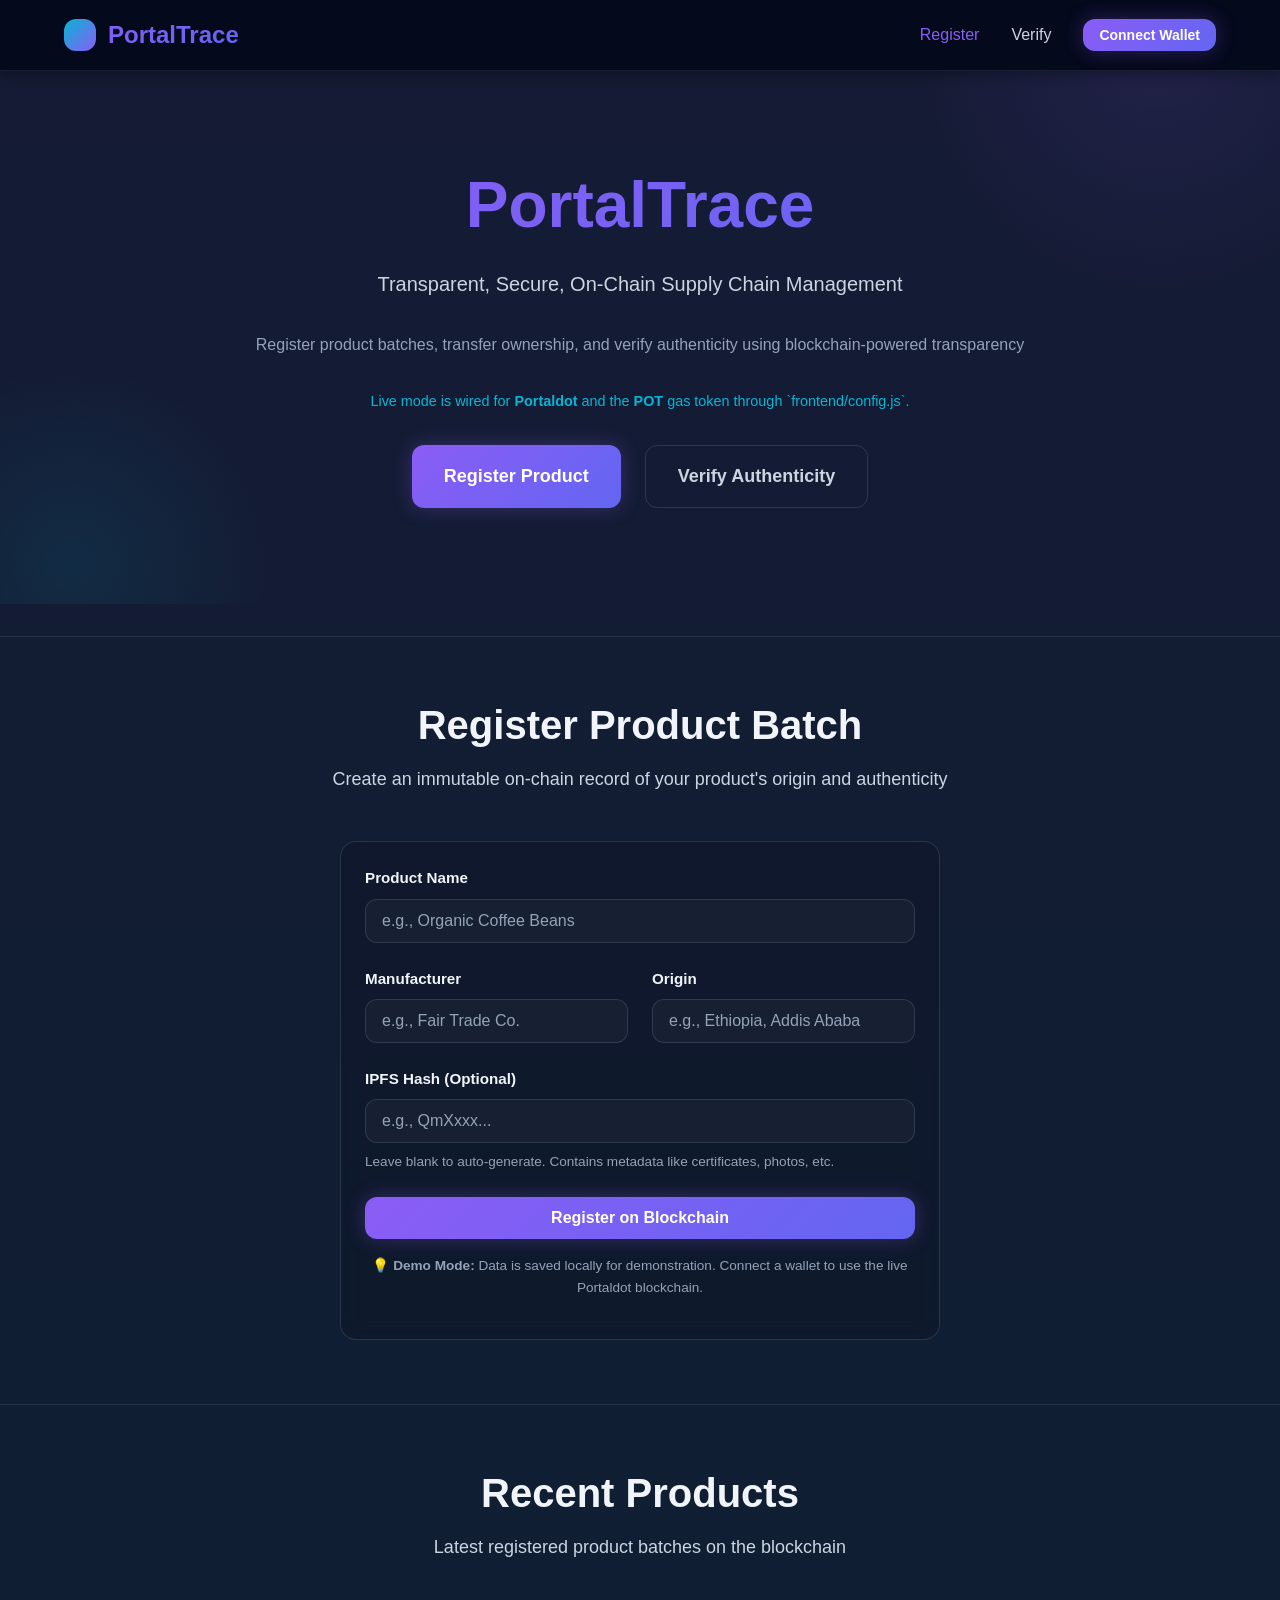
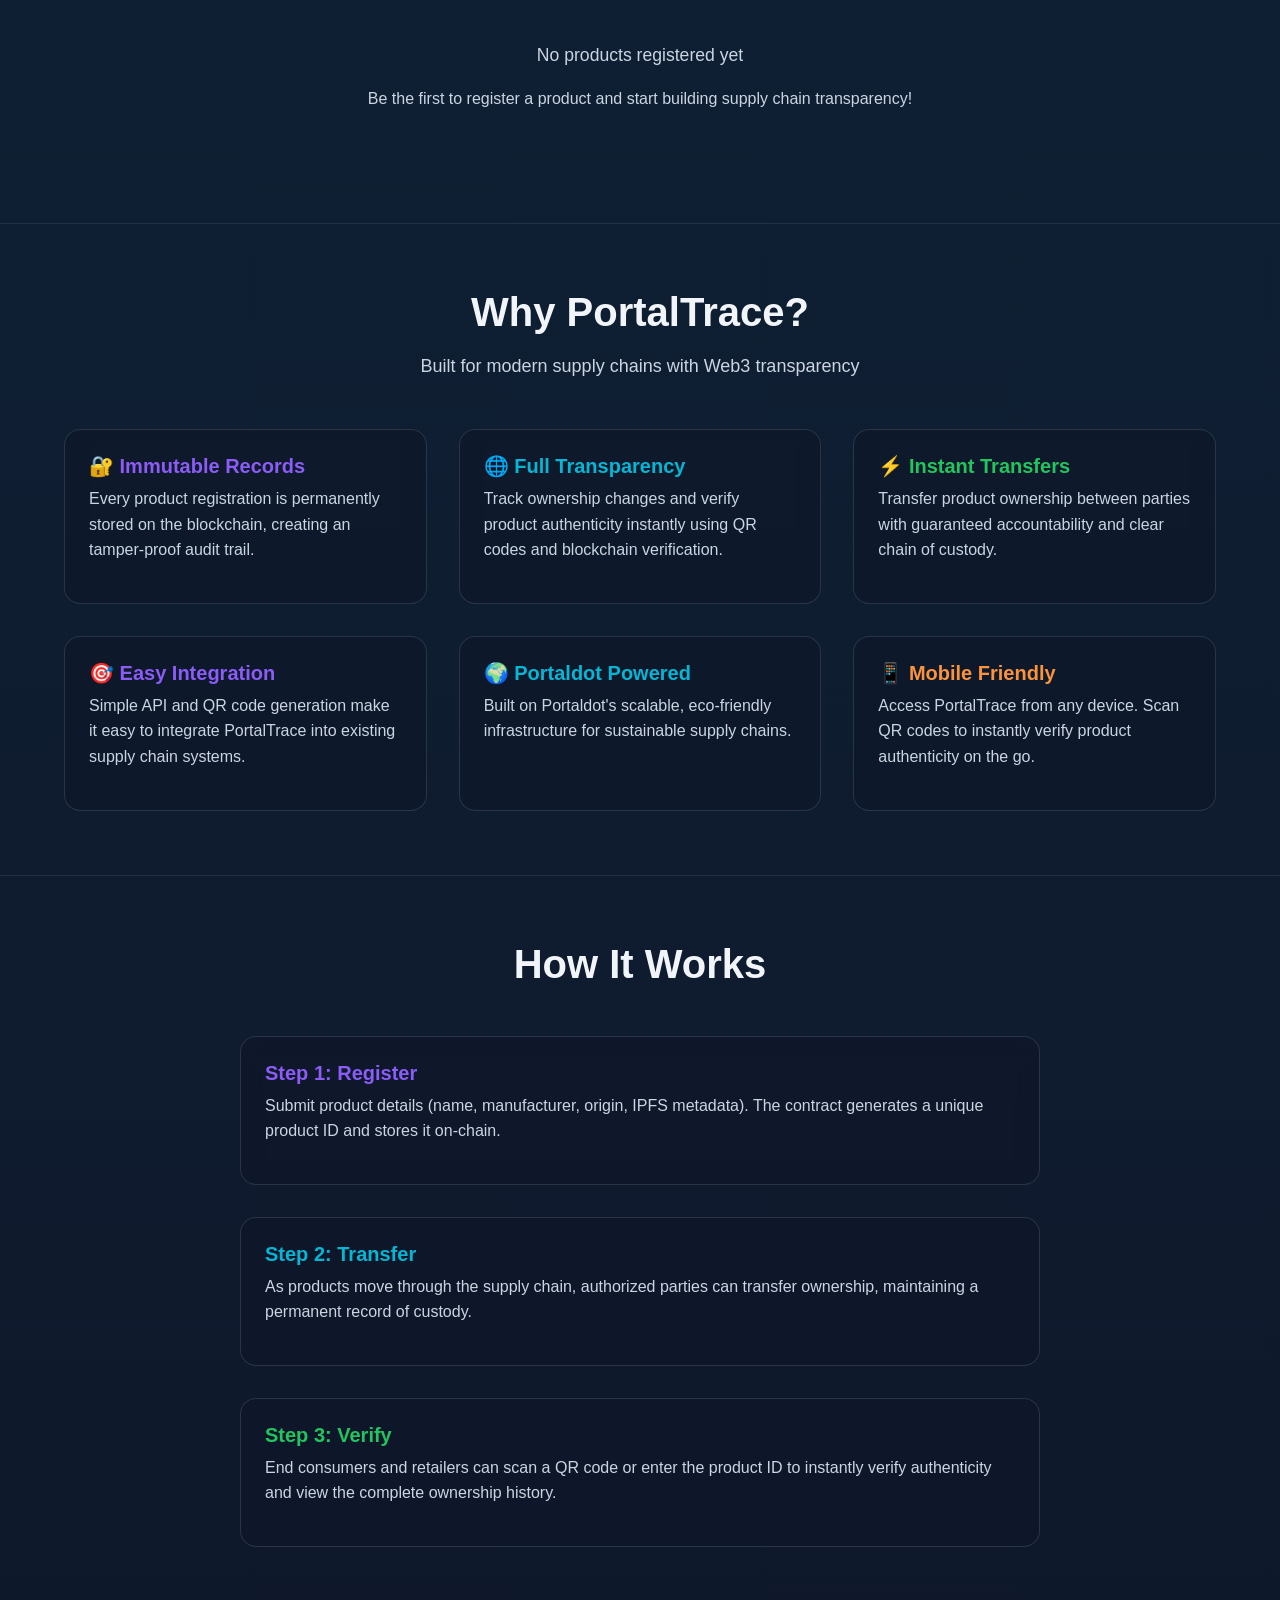
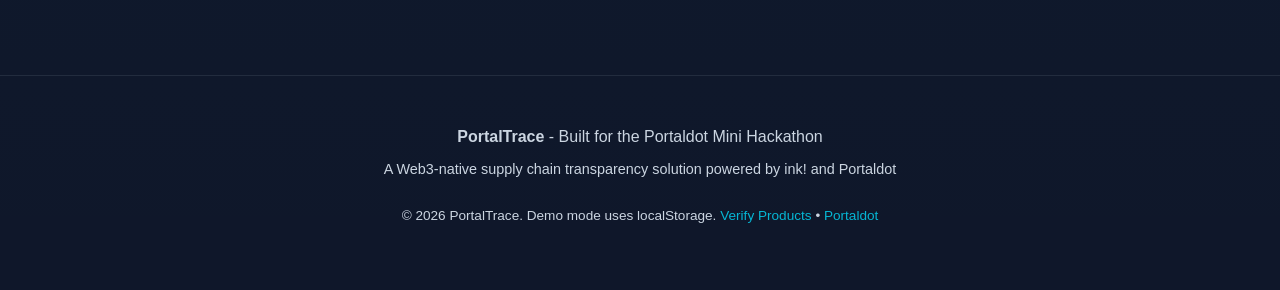
<file: frontend/index.html>
<!DOCTYPE html>
<html lang="en">
<head>
    <meta charset="UTF-8">
    <meta name="viewport" content="width=device-width, initial-scale=1.0">
    <title>PortalTrace - Supply Chain Transparency dApp</title>
    <link rel="stylesheet" href="style.css">
</head>
<body>
    <!-- Navigation Bar -->
    <nav class="navbar">
        <div class="navbar-content">
            <div class="navbar-logo">
                <div class="navbar-logo-icon">◆</div>
                <span>PortalTrace</span>
            </div>
            <div class="navbar-nav">
                <a href="index.html" class="active">Register</a>
                <a href="verify.html">Verify</a>
                <button class="btn btn-primary btn-sm" id="connectWalletBtn">Connect Wallet</button>
            </div>
        </div>
    </nav>

    <!-- Hero Section -->
    <section class="hero">
        <div class="hero-content">
            <h1>PortalTrace</h1>
            <p>Transparent, Secure, On-Chain Supply Chain Management</p>
            <p style="font-size: 1rem; color: var(--text-muted);">
                Register product batches, transfer ownership, and verify authenticity using blockchain-powered transparency
            </p>
            <p style="font-size: 0.9rem; color: var(--accent); margin-top: 0.75rem;">
                Live mode is wired for <strong>Portaldot</strong> and the <strong>POT</strong> gas token through `frontend/config.js`.
            </p>
            <div class="hero-buttons">
                <button class="btn btn-primary btn-lg" onclick="document.getElementById('registerSection').scrollIntoView({ behavior: 'smooth' })">
                    Register Product
                </button>
                <a href="verify.html" class="btn btn-outline btn-lg">
                    Verify Authenticity
                </a>
            </div>
        </div>
    </section>

    <!-- Alerts Container -->
    <div class="container">
        <div id="alertContainer" style="margin-top: 2rem;"></div>
    </div>

    <!-- Registration Section -->
    <section class="section" id="registerSection">
        <div class="container">
            <div class="section-title">
                <h2>Register Product Batch</h2>
                <p class="section-subtitle">
                    Create an immutable on-chain record of your product's origin and authenticity
                </p>
            </div>

            <div style="max-width: 600px; margin: 0 auto;">
                <div class="card">
                    <form id="registerForm">
                        <div class="form-group">
                            <label class="form-label">Product Name</label>
                            <input 
                                type="text" 
                                id="productName" 
                                placeholder="e.g., Organic Coffee Beans"
                                required
                            >
                        </div>

                        <div class="form-row">
                            <div class="form-group">
                                <label class="form-label">Manufacturer</label>
                                <input 
                                    type="text" 
                                    id="manufacturer" 
                                    placeholder="e.g., Fair Trade Co."
                                    required
                                >
                            </div>

                            <div class="form-group">
                                <label class="form-label">Origin</label>
                                <input 
                                    type="text" 
                                    id="origin" 
                                    placeholder="e.g., Ethiopia, Addis Ababa"
                                    required
                                >
                            </div>
                        </div>

                        <div class="form-group">
                            <label class="form-label">IPFS Hash (Optional)</label>
                            <input 
                                type="text" 
                                id="ipfsHash" 
                                placeholder="e.g., QmXxxx..."
                            >
                            <p style="font-size: 0.85rem; color: var(--text-muted); margin-top: 0.5rem;">
                                Leave blank to auto-generate. Contains metadata like certificates, photos, etc.
                            </p>
                        </div>

                        <button type="submit" class="btn btn-primary btn-block">
                            Register on Blockchain
                        </button>

                        <p style="font-size: 0.85rem; color: var(--text-muted); margin-top: 1rem; text-align: center;">
                            💡 <strong>Demo Mode:</strong> Data is saved locally for demonstration. 
                            Connect a wallet to use the live Portaldot blockchain.
                        </p>
                    </form>
                </div>
            </div>
        </div>
    </section>

    <!-- Recent Products Section -->
    <section class="section">
        <div class="container">
            <div class="section-title">
                <h2>Recent Products</h2>
                <p class="section-subtitle">
                    Latest registered product batches on the blockchain
                </p>
            </div>

            <div id="productsContainer" class="products-grid">
                <div style="text-align: center; color: var(--text-muted); grid-column: 1/-1;">
                    <p>No products registered yet. Be the first to register!</p>
                </div>
            </div>
        </div>
    </section>

    <!-- Features Section -->
    <section class="section">
        <div class="container">
            <div class="section-title">
                <h2>Why PortalTrace?</h2>
                <p class="section-subtitle">
                    Built for modern supply chains with Web3 transparency
                </p>
            </div>

            <div class="grid grid-3">
                <div class="card">
                    <h4 style="color: var(--primary); margin-bottom: 0.5rem;">🔐 Immutable Records</h4>
                    <p>
                        Every product registration is permanently stored on the blockchain, 
                        creating an tamper-proof audit trail.
                    </p>
                </div>

                <div class="card">
                    <h4 style="color: var(--accent); margin-bottom: 0.5rem;">🌐 Full Transparency</h4>
                    <p>
                        Track ownership changes and verify product authenticity instantly 
                        using QR codes and blockchain verification.
                    </p>
                </div>

                <div class="card">
                    <h4 style="color: #22c55e; margin-bottom: 0.5rem;">⚡ Instant Transfers</h4>
                    <p>
                        Transfer product ownership between parties with guaranteed 
                        accountability and clear chain of custody.
                    </p>
                </div>

                <div class="card">
                    <h4 style="color: #8b5cf6; margin-bottom: 0.5rem;">🎯 Easy Integration</h4>
                    <p>
                        Simple API and QR code generation make it easy to integrate 
                        PortalTrace into existing supply chain systems.
                    </p>
                </div>

                <div class="card">
                    <h4 style="color: #06b6d4; margin-bottom: 0.5rem;">🌍 Portaldot Powered</h4>
                    <p>
                        Built on Portaldot's scalable, eco-friendly infrastructure 
                        for sustainable supply chains.
                    </p>
                </div>

                <div class="card">
                    <h4 style="color: #fb923c; margin-bottom: 0.5rem;">📱 Mobile Friendly</h4>
                    <p>
                        Access PortalTrace from any device. Scan QR codes to instantly 
                        verify product authenticity on the go.
                    </p>
                </div>
            </div>
        </div>
    </section>

    <!-- How It Works Section -->
    <section class="section">
        <div class="container">
            <div class="section-title">
                <h2>How It Works</h2>
            </div>

            <div style="max-width: 800px; margin: 0 auto;">
                <div class="card" style="margin-bottom: 2rem;">
                    <h4 style="color: var(--primary);">Step 1: Register</h4>
                    <p>
                        Submit product details (name, manufacturer, origin, IPFS metadata). 
                        The contract generates a unique product ID and stores it on-chain.
                    </p>
                </div>

                <div class="card" style="margin-bottom: 2rem;">
                    <h4 style="color: var(--accent);">Step 2: Transfer</h4>
                    <p>
                        As products move through the supply chain, authorized parties can 
                        transfer ownership, maintaining a permanent record of custody.
                    </p>
                </div>

                <div class="card">
                    <h4 style="color: #22c55e;">Step 3: Verify</h4>
                    <p>
                        End consumers and retailers can scan a QR code or enter the product ID 
                        to instantly verify authenticity and view the complete ownership history.
                    </p>
                </div>
            </div>
        </div>
    </section>

    <!-- Footer -->
    <footer style="
        border-top: 1px solid var(--border-light); 
        padding: 3rem 1.5rem; 
        text-align: center; 
        color: var(--text-muted);
        margin-top: 4rem;
    ">
        <div class="container">
            <p style="margin-bottom: 0.5rem;">
                <strong>PortalTrace</strong> - Built for the Portaldot Mini Hackathon
            </p>
            <p style="font-size: 0.9rem;">
                A Web3-native supply chain transparency solution powered by ink! and Portaldot
            </p>
            <p style="margin-top: 1.5rem; font-size: 0.85rem;">
                © 2026 PortalTrace. Demo mode uses localStorage. 
                <a href="verify.html">Verify Products</a> • 
                <a href="https://portaldot.io" target="_blank">Portaldot</a>
            </p>
        </div>
    </footer>

    <script src="config.js"></script>
    <!-- Script -->
    <script src="app.js"></script>
</body>
</html>
</file>
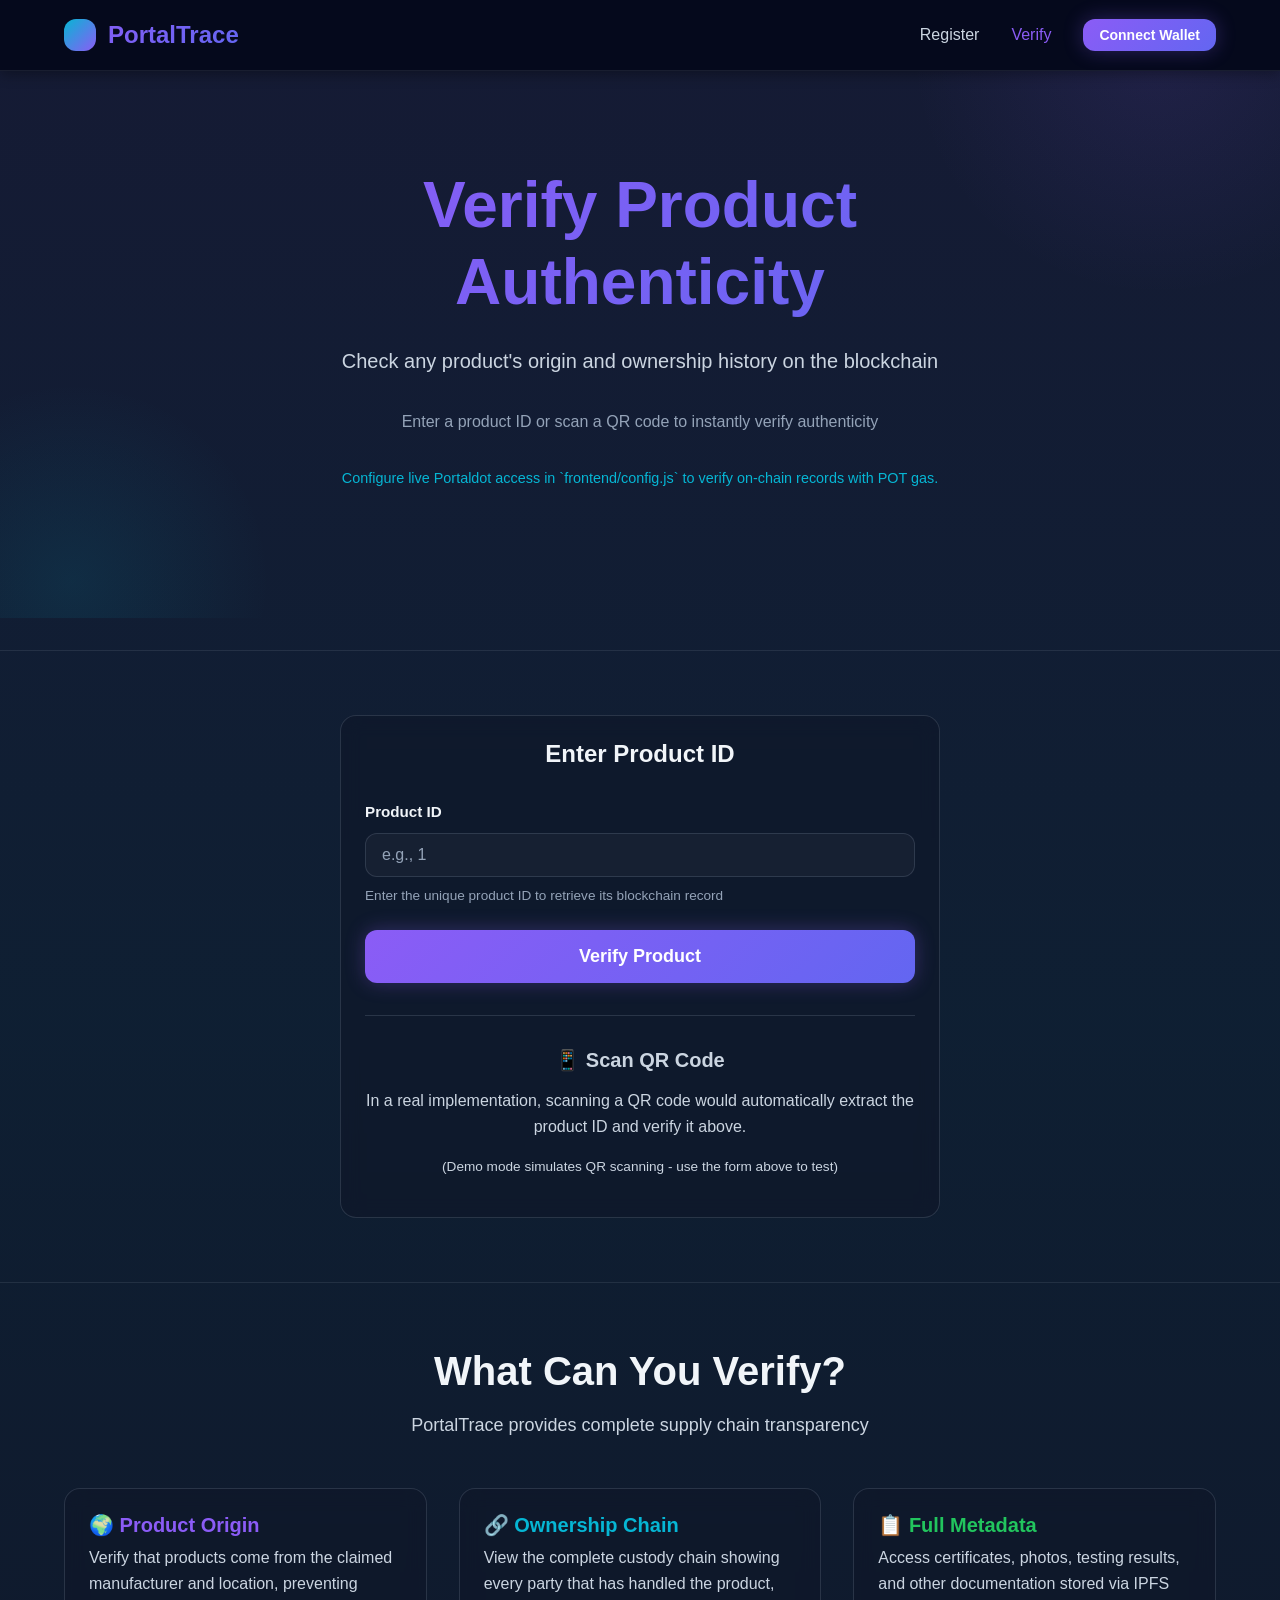
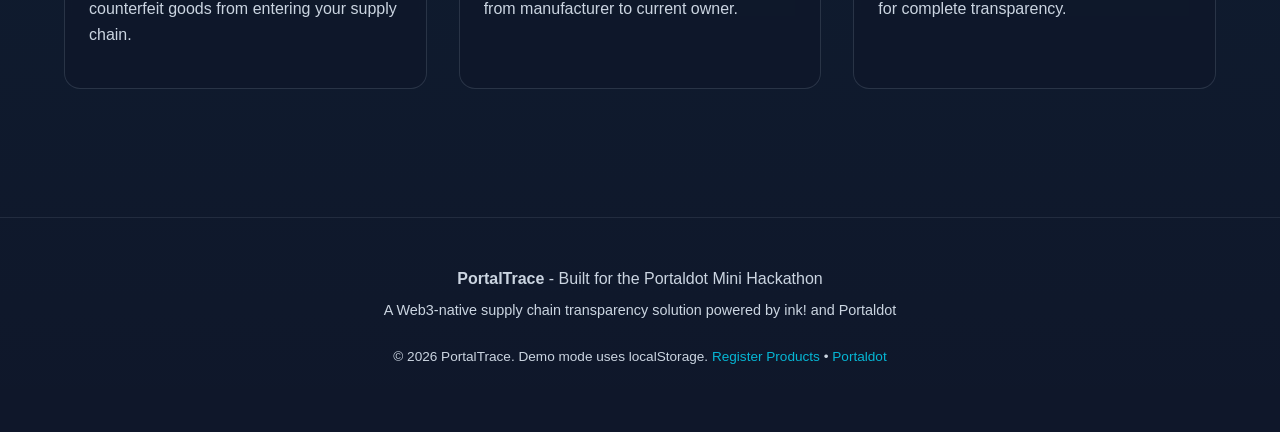
<file: frontend/verify.html>
<!DOCTYPE html>
<html lang="en">
<head>
    <meta charset="UTF-8">
    <meta name="viewport" content="width=device-width, initial-scale=1.0">
    <title>Verify Product - PortalTrace</title>
    <link rel="stylesheet" href="style.css">
</head>
<body>
    <!-- Navigation Bar -->
    <nav class="navbar">
        <div class="navbar-content">
            <div class="navbar-logo">
                <div class="navbar-logo-icon">◆</div>
                <span>PortalTrace</span>
            </div>
            <div class="navbar-nav">
                <a href="index.html">Register</a>
                <a href="verify.html" class="active">Verify</a>
                <button class="btn btn-primary btn-sm" id="connectWalletBtn">Connect Wallet</button>
            </div>
        </div>
    </nav>

    <!-- Hero Section -->
    <section class="hero">
        <div class="hero-content">
            <h1>Verify Product Authenticity</h1>
            <p>Check any product's origin and ownership history on the blockchain</p>
            <p style="font-size: 1rem; color: var(--text-muted);">
                Enter a product ID or scan a QR code to instantly verify authenticity
            </p>
            <p style="font-size: 0.9rem; color: var(--accent); margin-top: 0.75rem;">
                Configure live Portaldot access in `frontend/config.js` to verify on-chain records with POT gas.
            </p>
        </div>
    </section>

    <!-- Alerts Container -->
    <div class="container">
        <div id="alertContainer" style="margin-top: 2rem;"></div>
    </div>

    <!-- Verification Section -->
    <section class="section">
        <div class="container">
            <div style="max-width: 600px; margin: 0 auto;">
                <div class="card">
                    <h3 style="text-align: center; margin-bottom: 2rem;">Enter Product ID</h3>

                    <form id="verifyForm">
                        <div class="form-group">
                            <label class="form-label">Product ID</label>
                            <input 
                                type="number" 
                                id="productId" 
                                placeholder="e.g., 1"
                                min="1"
                                required
                            >
                            <p style="font-size: 0.85rem; color: var(--text-muted); margin-top: 0.5rem;">
                                Enter the unique product ID to retrieve its blockchain record
                            </p>
                        </div>

                        <button type="submit" class="btn btn-primary btn-block btn-lg">
                            Verify Product
                        </button>
                    </form>

                    <div style="margin-top: 2rem; padding-top: 2rem; border-top: 1px solid var(--border);">
                        <h4 style="text-align: center; margin-bottom: 1rem;">📱 Scan QR Code</h4>
                        <div style="text-align: center; color: var(--text-muted);">
                            <p>
                                In a real implementation, scanning a QR code would automatically 
                                extract the product ID and verify it above.
                            </p>
                            <p style="font-size: 0.85rem; margin-top: 0.5rem;">
                                (Demo mode simulates QR scanning - use the form above to test)
                            </p>
                        </div>
                    </div>
                </div>
            </div>
        </div>
    </section>

    <!-- Product Details Section (Hidden until verified) -->
    <section class="section" id="detailsSection" style="display: none;">
        <div class="container">
            <div style="max-width: 800px; margin: 0 auto;">
                <!-- Product Header -->
                <div class="card" style="margin-bottom: 2rem;">
                    <div style="display: flex; justify-content: space-between; align-items: start; margin-bottom: 1.5rem;">
                        <div>
                            <h2 id="detailsName" style="margin-bottom: 0.5rem;">Loading...</h2>
                            <p id="detailsId" style="color: var(--text-muted); font-size: 0.9rem;">Product ID: --</p>
                        </div>
                        <div id="verificationBadge" class="badge badge-verified">✓ Verified</div>
                    </div>

                    <div style="display: grid; grid-template-columns: 1fr 1fr; gap: 1.5rem;">
                        <div>
                            <p style="color: var(--text-muted); font-size: 0.9rem; margin-bottom: 0.3rem;">
                                MANUFACTURER
                            </p>
                            <p id="detailsManufacturer" style="font-weight: 600; font-size: 1.1rem; margin-bottom: 1rem;">
                                Loading...
                            </p>
                        </div>

                        <div>
                            <p style="color: var(--text-muted); font-size: 0.9rem; margin-bottom: 0.3rem;">
                                ORIGIN
                            </p>
                            <p id="detailsOrigin" style="font-weight: 600; font-size: 1.1rem; margin-bottom: 1rem;">
                                Loading...
                            </p>
                        </div>
                    </div>
                </div>

                <!-- QR Code Display -->
                <div class="card" style="margin-bottom: 2rem; text-align: center;">
                    <h4 style="margin-bottom: 1rem;">Product QR Code</h4>
                    <div id="qrCodeContainer" class="qr-container">
                        <canvas id="qrCode" class="qr-code"></canvas>
                    </div>
                    <p style="color: var(--text-muted); font-size: 0.9rem;">
                        Scan this code to instantly verify this product
                    </p>
                </div>

                <!-- Metadata -->
                <div class="card" style="margin-bottom: 2rem;">
                    <h4 style="margin-bottom: 1rem;">📋 Metadata</h4>
                    <div style="display: grid; grid-template-columns: 1fr 1fr; gap: 1.5rem;">
                        <div>
                            <p style="color: var(--text-muted); font-size: 0.9rem; margin-bottom: 0.3rem;">
                                IPFS HASH
                            </p>
                            <p id="detailsIpfs" style="font-family: monospace; font-size: 0.85rem; word-break: break-all;">
                                Qm...
                            </p>
                        </div>

                        <div>
                            <p style="color: var(--text-muted); font-size: 0.9rem; margin-bottom: 0.3rem;">
                                CURRENT OWNER
                            </p>
                            <p id="detailsOwner" style="font-family: monospace; font-size: 0.85rem; word-break: break-all;">
                                0x...
                            </p>
                        </div>
                    </div>
                </div>

                <!-- Verification Status -->
                <div class="card" style="margin-bottom: 2rem;">
                    <h4 style="margin-bottom: 1rem;">✓ Verification Status</h4>
                    <div style="display: grid; grid-template-columns: 1fr 1fr 1fr; gap: 1rem;">
                        <div style="text-align: center;">
                            <div style="font-size: 2rem; margin-bottom: 0.5rem;">
                                <span id="chainIcon">🔗</span>
                            </div>
                            <p style="color: var(--text-muted); font-size: 0.9rem;">
                                On-Chain Record
                            </p>
                            <p style="font-weight: 600; color: #22c55e;">
                                Confirmed
                            </p>
                        </div>

                        <div style="text-align: center;">
                            <div style="font-size: 2rem; margin-bottom: 0.5rem;">
                                <span id="verifyIcon">✓</span>
                            </div>
                            <p style="color: var(--text-muted); font-size: 0.9rem;">
                                Authenticity
                            </p>
                            <p id="verifyStatus" style="font-weight: 600; color: #22c55e;">
                                Verified
                            </p>
                        </div>

                        <div style="text-align: center;">
                            <div style="font-size: 2rem; margin-bottom: 0.5rem;">
                                🔐
                            </div>
                            <p style="color: var(--text-muted); font-size: 0.9rem;">
                                Immutable
                            </p>
                            <p style="font-weight: 600; color: #22c55e;">
                                Protected
                            </p>
                        </div>
                    </div>
                </div>

                <!-- Ownership History -->
                <div class="card">
                    <h4 style="margin-bottom: 1.5rem;">📜 Ownership History</h4>

                    <div id="ownershipHistory">
                        <div style="padding: 1rem; background: var(--bg-darker); border-radius: var(--radius-md); text-align: center; color: var(--text-muted);">
                            <p>Loading ownership history...</p>
                        </div>
                    </div>
                </div>

                <button class="btn btn-secondary btn-block" onclick="location.reload();" style="margin-top: 2rem;">
                    Verify Another Product
                </button>
            </div>
        </div>
    </section>

    <!-- Features Section -->
    <section class="section" id="featuresSection">
        <div class="container">
            <div class="section-title">
                <h2>What Can You Verify?</h2>
                <p class="section-subtitle">
                    PortalTrace provides complete supply chain transparency
                </p>
            </div>

            <div class="grid grid-3">
                <div class="card">
                    <h4 style="color: var(--primary); margin-bottom: 0.5rem;">🌍 Product Origin</h4>
                    <p>
                        Verify that products come from the claimed manufacturer and location, 
                        preventing counterfeit goods from entering your supply chain.
                    </p>
                </div>

                <div class="card">
                    <h4 style="color: var(--accent); margin-bottom: 0.5rem;">🔗 Ownership Chain</h4>
                    <p>
                        View the complete custody chain showing every party that has handled 
                        the product, from manufacturer to current owner.
                    </p>
                </div>

                <div class="card">
                    <h4 style="color: #22c55e; margin-bottom: 0.5rem;">📋 Full Metadata</h4>
                    <p>
                        Access certificates, photos, testing results, and other documentation 
                        stored via IPFS for complete transparency.
                    </p>
                </div>
            </div>
        </div>
    </section>

    <!-- Footer -->
    <footer style="
        border-top: 1px solid var(--border-light); 
        padding: 3rem 1.5rem; 
        text-align: center; 
        color: var(--text-muted);
        margin-top: 4rem;
    ">
        <div class="container">
            <p style="margin-bottom: 0.5rem;">
                <strong>PortalTrace</strong> - Built for the Portaldot Mini Hackathon
            </p>
            <p style="font-size: 0.9rem;">
                A Web3-native supply chain transparency solution powered by ink! and Portaldot
            </p>
            <p style="margin-top: 1.5rem; font-size: 0.85rem;">
                © 2026 PortalTrace. Demo mode uses localStorage. 
                <a href="index.html">Register Products</a> • 
                <a href="https://portaldot.io" target="_blank">Portaldot</a>
            </p>
        </div>
    </footer>

    <script src="config.js"></script>
    <!-- QR Code Library (Simple implementation) -->
    <script>
        // Simple QR Code generator library
        // In production, use a library like qrcode.js
        function generateSimpleQRCode(text, canvasId) {
            const canvas = document.getElementById(canvasId);
            if (!canvas) return;
            
            // For demo purposes, we'll create a visual representation
            // In production, use: https://cdnjs.cloudflare.com/ajax/libs/qrcodejs/1.0.0/qrcode.min.js
            const ctx = canvas.getContext('2d');
            
            // Create a simple checkered pattern with the text embedded
            const size = 300;
            canvas.width = size;
            canvas.height = size;
            
            // Background
            ctx.fillStyle = '#FFFFFF';
            ctx.fillRect(0, 0, size, size);
            
            // Create a hash of the text for pattern generation
            let hash = 0;
            for (let i = 0; i < text.length; i++) {
                const char = text.charCodeAt(i);
                hash = ((hash << 5) - hash) + char;
                hash = hash & hash;
            }
            
            // Draw pseudo-random QR pattern
            const cellSize = 10;
            for (let y = 0; y < size; y += cellSize) {
                for (let x = 0; x < size; x += cellSize) {
                    const xHash = (hash + x) * 73856093;
                    const yHash = (hash + y) * 19349663;
                    const zHash = (hash) * 83492791;
                    const n = Math.abs(xHash ^ yHash ^ zHash) % 2;
                    
                    ctx.fillStyle = n === 0 ? '#000000' : '#FFFFFF';
                    ctx.fillRect(x, y, cellSize, cellSize);
                }
            }
            
            // Add text at bottom
            ctx.fillStyle = '#000000';
            ctx.font = 'bold 12px Arial';
            ctx.textAlign = 'center';
            ctx.fillText('Product ID: ' + text, size / 2, size - 5);
        }
    </script>

    <!-- Script -->
    <script src="app.js"></script>
</body>
</html>
</file>
<file: frontend/style.css>
/* ============================================
   PortalTrace - Global Styles & Design System
   Dark Mode | Purple/Blue Gradient | Glassmorphism
   ============================================ */

/* Root Color Variables */
:root {
  --primary: #8b5cf6;
  --primary-dark: #7c3aed;
  --secondary: #6366f1;
  --secondary-dark: #4f46e5;
  --accent: #06b6d4;
  --accent-light: #22d3ee;
  
  --bg-dark: #0f172a;
  --bg-darker: #020617;
  --bg-card: rgba(15, 23, 42, 0.7);
  --bg-card-hover: rgba(30, 41, 59, 0.8);
  
  --text-primary: #f1f5f9;
  --text-secondary: #cbd5e1;
  --text-muted: #94a3b8;
  
  --border: rgba(148, 163, 184, 0.2);
  --border-light: rgba(203, 213, 225, 0.1);
  
  --shadow-sm: 0 1px 2px rgba(0, 0, 0, 0.5);
  --shadow-md: 0 4px 6px rgba(0, 0, 0, 0.3);
  --shadow-lg: 0 10px 25px rgba(0, 0, 0, 0.4);
  --shadow-xl: 0 20px 40px rgba(0, 0, 0, 0.5);
  
  --gradient-primary: linear-gradient(135deg, #8b5cf6 0%, #6366f1 100%);
  --gradient-accent: linear-gradient(135deg, #06b6d4 0%, #8b5cf6 100%);
  
  --radius-sm: 0.5rem;
  --radius-md: 0.75rem;
  --radius-lg: 1rem;
  --radius-xl: 1.5rem;
  
  --transition-fast: 150ms cubic-bezier(0.4, 0, 0.2, 1);
  --transition-base: 250ms cubic-bezier(0.4, 0, 0.2, 1);
  --transition-slow: 350ms cubic-bezier(0.4, 0, 0.2, 1);
}

/* ============================================
   Global Reset & Base Styles
   ============================================ */

* {
  margin: 0;
  padding: 0;
  box-sizing: border-box;
}

html {
  scroll-behavior: smooth;
  font-family: -apple-system, BlinkMacSystemFont, 'Segoe UI', 'Roboto', 'Oxygen',
    'Ubuntu', 'Cantarell', 'Fira Sans', 'Droid Sans', 'Helvetica Neue', sans-serif;
  -webkit-font-smoothing: antialiased;
  -moz-osx-font-smoothing: grayscale;
}

body {
  background-color: var(--bg-dark);
  background-image: 
    linear-gradient(180deg, rgba(139, 92, 246, 0.05) 0%, rgba(6, 182, 212, 0.05) 50%, transparent 100%);
  color: var(--text-primary);
  line-height: 1.6;
  font-size: 1rem;
  overflow-x: hidden;
}

/* ============================================
   Typography
   ============================================ */

h1, h2, h3, h4, h5, h6 {
  font-weight: 700;
  line-height: 1.2;
  margin-bottom: 0.5rem;
}

h1 {
  font-size: 3.5rem;
  background: var(--gradient-primary);
  -webkit-background-clip: text;
  -webkit-text-fill-color: transparent;
  background-clip: text;
}

h2 {
  font-size: 2.5rem;
  color: var(--text-primary);
}

h3 {
  font-size: 1.5rem;
  color: var(--text-primary);
}

h4 {
  font-size: 1.25rem;
  color: var(--text-secondary);
}

p {
  color: var(--text-secondary);
  margin-bottom: 1rem;
}

a {
  color: var(--accent);
  text-decoration: none;
  transition: color var(--transition-fast);
}

a:hover {
  color: var(--accent-light);
}

/* ============================================
   Forms & Inputs
   ============================================ */

input, textarea, select {
  background-color: rgba(30, 41, 59, 0.5);
  border: 1px solid var(--border);
  border-radius: var(--radius-md);
  color: var(--text-primary);
  padding: 0.75rem 1rem;
  font-size: 1rem;
  font-family: inherit;
  transition: all var(--transition-fast);
  width: 100%;
}

input:focus, textarea:focus, select:focus {
  outline: none;
  border-color: var(--primary);
  background-color: rgba(30, 41, 59, 0.8);
  box-shadow: 0 0 0 3px rgba(139, 92, 246, 0.1);
}

input::placeholder {
  color: var(--text-muted);
}

textarea {
  resize: vertical;
  min-height: 120px;
}

/* ============================================
   Buttons
   ============================================ */

.btn {
  padding: 0.75rem 1.5rem;
  border: none;
  border-radius: var(--radius-md);
  font-size: 1rem;
  font-weight: 600;
  cursor: pointer;
  transition: all var(--transition-fast);
  text-decoration: none;
  display: inline-flex;
  align-items: center;
  justify-content: center;
  gap: 0.5rem;
  white-space: nowrap;
  font-family: inherit;
}

.btn-primary {
  background: var(--gradient-primary);
  color: white;
  box-shadow: 0 0 20px rgba(139, 92, 246, 0.3);
}

.btn-primary:hover {
  transform: translateY(-2px);
  box-shadow: 0 0 30px rgba(139, 92, 246, 0.5);
}

.btn-primary:active {
  transform: translateY(0);
}

.btn-secondary {
  background: rgba(99, 102, 241, 0.2);
  border: 1px solid var(--secondary);
  color: var(--secondary);
}

.btn-secondary:hover {
  background: rgba(99, 102, 241, 0.3);
  border-color: var(--accent-light);
  color: var(--accent-light);
}

.btn-accent {
  background: var(--accent);
  color: var(--bg-dark);
  font-weight: 700;
}

.btn-accent:hover {
  background: var(--accent-light);
  transform: translateY(-2px);
}

.btn-outline {
  background: transparent;
  border: 1px solid var(--border);
  color: var(--text-secondary);
}

.btn-outline:hover {
  background: rgba(139, 92, 246, 0.1);
  border-color: var(--primary);
  color: var(--primary);
}

.btn-sm {
  padding: 0.5rem 1rem;
  font-size: 0.875rem;
}

.btn-lg {
  padding: 1rem 2rem;
  font-size: 1.125rem;
}

.btn-block {
  width: 100%;
}

.btn:disabled {
  opacity: 0.5;
  cursor: not-allowed;
  transform: none !important;
}

/* ============================================
   Navbar
   ============================================ */

.navbar {
  background: rgba(2, 6, 23, 0.8);
  backdrop-filter: blur(10px);
  border-bottom: 1px solid var(--border-light);
  padding: 1rem 0;
  position: sticky;
  top: 0;
  z-index: 1000;
  box-shadow: 0 4px 12px rgba(0, 0, 0, 0.3);
}

.navbar-content {
  max-width: 1200px;
  margin: 0 auto;
  padding: 0 1.5rem;
  display: flex;
  justify-content: space-between;
  align-items: center;
}

.navbar-logo {
  display: flex;
  align-items: center;
  gap: 0.75rem;
  font-size: 1.5rem;
  font-weight: 700;
  background: var(--gradient-primary);
  -webkit-background-clip: text;
  -webkit-text-fill-color: transparent;
  background-clip: text;
}

.navbar-logo-icon {
  width: 32px;
  height: 32px;
  background: var(--gradient-accent);
  border-radius: var(--radius-md);
  display: flex;
  align-items: center;
  justify-content: center;
  color: white;
  font-weight: 800;
}

.navbar-nav {
  display: flex;
  gap: 2rem;
  align-items: center;
}

.navbar-nav a {
  color: var(--text-secondary);
  transition: color var(--transition-fast);
}

.navbar-nav a:hover {
  color: var(--primary);
}

.navbar-nav a.active {
  color: var(--primary);
}

/* ============================================
   Hero Section
   ============================================ */

.hero {
  padding: 6rem 1.5rem;
  text-align: center;
  position: relative;
  overflow: hidden;
}

.hero::before {
  content: '';
  position: absolute;
  top: -50%;
  right: -10%;
  width: 500px;
  height: 500px;
  background: radial-gradient(circle, rgba(139, 92, 246, 0.1) 0%, transparent 70%);
  border-radius: 50%;
  animation: float 6s ease-in-out infinite;
  z-index: -1;
}

.hero::after {
  content: '';
  position: absolute;
  bottom: -30%;
  left: -10%;
  width: 400px;
  height: 400px;
  background: radial-gradient(circle, rgba(6, 182, 212, 0.1) 0%, transparent 70%);
  border-radius: 50%;
  animation: float 8s ease-in-out infinite reverse;
  z-index: -1;
}

.hero-content {
  max-width: 800px;
  margin: 0 auto;
  position: relative;
  z-index: 1;
}

.hero h1 {
  font-size: 4rem;
  margin-bottom: 1.5rem;
  animation: slideInDown 0.8s ease-out;
}

.hero p {
  font-size: 1.25rem;
  color: var(--text-secondary);
  margin-bottom: 2rem;
  animation: slideInUp 0.8s ease-out 0.2s both;
}

.hero-buttons {
  display: flex;
  gap: 1.5rem;
  justify-content: center;
  animation: slideInUp 0.8s ease-out 0.4s both;
  flex-wrap: wrap;
}

/* ============================================
   Glassmorphism Cards
   ============================================ */

.card {
  background: var(--bg-card);
  backdrop-filter: blur(10px);
  border: 1px solid var(--border);
  border-radius: var(--radius-lg);
  padding: 1.5rem;
  transition: all var(--transition-base);
  position: relative;
  overflow: hidden;
}

.card::before {
  content: '';
  position: absolute;
  inset: 0;
  background: linear-gradient(135deg, rgba(139, 92, 246, 0.1) 0%, transparent 100%);
  opacity: 0;
  transition: opacity var(--transition-base);
  pointer-events: none;
}

.card:hover {
  background: var(--bg-card-hover);
  border-color: rgba(139, 92, 246, 0.3);
  box-shadow: 0 8px 32px rgba(139, 92, 246, 0.1);
  transform: translateY(-4px);
}

.card:hover::before {
  opacity: 1;
}

.card-title {
  font-size: 1.25rem;
  font-weight: 700;
  margin-bottom: 0.75rem;
  color: var(--text-primary);
}

.card-text {
  color: var(--text-secondary);
  font-size: 0.95rem;
  line-height: 1.6;
}

/* ============================================
   Forms & Form Groups
   ============================================ */

.form-group {
  margin-bottom: 1.5rem;
}

.form-label {
  display: block;
  margin-bottom: 0.5rem;
  font-weight: 600;
  color: var(--text-primary);
  font-size: 0.95rem;
}

.form-row {
  display: grid;
  grid-template-columns: 1fr 1fr;
  gap: 1.5rem;
}

.form-row.full {
  grid-template-columns: 1fr;
}

/* ============================================
   Grid Layouts
   ============================================ */

.container {
  max-width: 1200px;
  margin: 0 auto;
  padding: 0 1.5rem;
}

.grid {
  display: grid;
  gap: 2rem;
}

.grid-2 {
  grid-template-columns: repeat(auto-fit, minmax(350px, 1fr));
}

.grid-3 {
  grid-template-columns: repeat(auto-fit, minmax(300px, 1fr));
}

/* ============================================
   Sections
   ============================================ */

.section {
  padding: 4rem 1.5rem;
  border-top: 1px solid var(--border-light);
}

.section-title {
  text-align: center;
  margin-bottom: 3rem;
}

.section-title h2 {
  margin-bottom: 1rem;
}

.section-subtitle {
  color: var(--text-secondary);
  font-size: 1.125rem;
}

/* ============================================
   Product List & Cards
   ============================================ */

.products-grid {
  display: grid;
  grid-template-columns: repeat(auto-fill, minmax(300px, 1fr));
  gap: 2rem;
  margin-top: 2rem;
}

.product-card {
  background: var(--bg-card);
  backdrop-filter: blur(10px);
  border: 1px solid var(--border);
  border-radius: var(--radius-lg);
  padding: 1.5rem;
  transition: all var(--transition-base);
  display: flex;
  flex-direction: column;
}

.product-card:hover {
  background: var(--bg-card-hover);
  border-color: rgba(139, 92, 246, 0.3);
  box-shadow: 0 12px 40px rgba(139, 92, 246, 0.15);
  transform: translateY(-6px);
}

.product-id {
  display: inline-block;
  background: var(--gradient-primary);
  color: white;
  padding: 0.25rem 0.75rem;
  border-radius: var(--radius-sm);
  font-size: 0.75rem;
  font-weight: 700;
  margin-bottom: 0.75rem;
  width: fit-content;
}

.product-name {
  font-size: 1.25rem;
  font-weight: 700;
  color: var(--text-primary);
  margin-bottom: 0.5rem;
}

.product-info {
  font-size: 0.9rem;
  color: var(--text-muted);
  margin-bottom: 0.5rem;
}

.product-info strong {
  color: var(--text-secondary);
}

.product-status {
  display: flex;
  gap: 0.75rem;
  margin-top: auto;
  padding-top: 1rem;
  border-top: 1px solid var(--border);
}

.badge {
  display: inline-block;
  padding: 0.4rem 0.8rem;
  border-radius: var(--radius-sm);
  font-size: 0.8rem;
  font-weight: 600;
  text-align: center;
}

.badge-verified {
  background: rgba(34, 197, 94, 0.2);
  color: #22c55e;
  border: 1px solid rgba(34, 197, 94, 0.3);
}

.badge-pending {
  background: rgba(251, 146, 60, 0.2);
  color: #fb923c;
  border: 1px solid rgba(251, 146, 60, 0.3);
}

.badge-owner {
  background: rgba(139, 92, 246, 0.2);
  color: var(--primary);
  border: 1px solid rgba(139, 92, 246, 0.3);
}

/* ============================================
   Alerts & Notifications
   ============================================ */

.alert {
  padding: 1rem 1.5rem;
  border-radius: var(--radius-md);
  border: 1px solid;
  margin-bottom: 1rem;
  animation: slideInDown 0.4s ease-out;
}

.alert-success {
  background: rgba(34, 197, 94, 0.1);
  border-color: rgba(34, 197, 94, 0.3);
  color: #86efac;
}

.alert-error {
  background: rgba(239, 68, 68, 0.1);
  border-color: rgba(239, 68, 68, 0.3);
  color: #fca5a5;
}

.alert-info {
  background: rgba(6, 182, 212, 0.1);
  border-color: rgba(6, 182, 212, 0.3);
  color: #67e8f9;
}

.alert-warning {
  background: rgba(251, 146, 60, 0.1);
  border-color: rgba(251, 146, 60, 0.3);
  color: #fed7aa;
}

/* ============================================
   Modal/Popup
   ============================================ */

.modal {
  display: none;
  position: fixed;
  top: 0;
  left: 0;
  right: 0;
  bottom: 0;
  background: rgba(0, 0, 0, 0.5);
  backdrop-filter: blur(4px);
  z-index: 2000;
  align-items: center;
  justify-content: center;
  animation: fadeIn 0.3s ease-out;
}

.modal.active {
  display: flex;
}

.modal-content {
  background: var(--bg-card);
  border: 1px solid var(--border);
  border-radius: var(--radius-lg);
  padding: 2rem;
  max-width: 500px;
  max-height: 80vh;
  overflow-y: auto;
  animation: slideIn 0.3s ease-out;
}

/* ============================================
   QR Code Display
   ============================================ */

.qr-container {
  background: white;
  padding: 2rem;
  border-radius: var(--radius-md);
  display: flex;
  justify-content: center;
  align-items: center;
  margin: 2rem 0;
}

.qr-code {
  width: 300px;
  height: 300px;
}

/* ============================================
   Animations
   ============================================ */

@keyframes slideInDown {
  from {
    opacity: 0;
    transform: translateY(-30px);
  }
  to {
    opacity: 1;
    transform: translateY(0);
  }
}

@keyframes slideInUp {
  from {
    opacity: 0;
    transform: translateY(30px);
  }
  to {
    opacity: 1;
    transform: translateY(0);
  }
}

@keyframes slideIn {
  from {
    opacity: 0;
    transform: scale(0.95);
  }
  to {
    opacity: 1;
    transform: scale(1);
  }
}

@keyframes fadeIn {
  from {
    opacity: 0;
  }
  to {
    opacity: 1;
  }
}

@keyframes float {
  0%, 100% {
    transform: translateY(0px);
  }
  50% {
    transform: translateY(20px);
  }
}

@keyframes pulse {
  0%, 100% {
    opacity: 1;
  }
  50% {
    opacity: 0.5;
  }
}

@keyframes spin {
  from {
    transform: rotate(0deg);
  }
  to {
    transform: rotate(360deg);
  }
}

.spinner {
  display: inline-block;
  width: 20px;
  height: 20px;
  border: 2px solid rgba(139, 92, 246, 0.2);
  border-top: 2px solid var(--primary);
  border-radius: 50%;
  animation: spin 0.8s linear infinite;
}

.pulse {
  animation: pulse 2s cubic-bezier(0.4, 0, 0.6, 1) infinite;
}

/* ============================================
   Responsive Design
   ============================================ */

@media (max-width: 768px) {
  h1 {
    font-size: 2.5rem;
  }

  h2 {
    font-size: 2rem;
  }

  .hero {
    padding: 4rem 1rem;
  }

  .hero-buttons {
    gap: 1rem;
  }

  .form-row {
    grid-template-columns: 1fr;
  }

  .navbar-nav {
    gap: 1rem;
  }

  .products-grid {
    grid-template-columns: 1fr;
  }

  .grid-2 {
    grid-template-columns: 1fr;
  }

  .grid-3 {
    grid-template-columns: 1fr;
  }
}

@media (max-width: 480px) {
  h1 {
    font-size: 2rem;
  }

  h2 {
    font-size: 1.5rem;
  }

  .btn {
    padding: 0.6rem 1.2rem;
    font-size: 0.9rem;
  }

  .hero-buttons {
    flex-direction: column;
  }

  .hero-buttons .btn {
    width: 100%;
  }

  .navbar-nav {
    display: none;
  }

  .qr-code {
    width: 200px;
    height: 200px;
  }
}

/* ============================================
   Utility Classes
   ============================================ */

.text-center {
  text-align: center;
}

.text-right {
  text-align: right;
}

.text-muted {
  color: var(--text-muted);
}

.mt-1 { margin-top: 0.5rem; }
.mt-2 { margin-top: 1rem; }
.mt-3 { margin-top: 1.5rem; }
.mt-4 { margin-top: 2rem; }

.mb-1 { margin-bottom: 0.5rem; }
.mb-2 { margin-bottom: 1rem; }
.mb-3 { margin-bottom: 1.5rem; }
.mb-4 { margin-bottom: 2rem; }

.p-1 { padding: 0.5rem; }
.p-2 { padding: 1rem; }
.p-3 { padding: 1.5rem; }
.p-4 { padding: 2rem; }

.gap-1 { gap: 0.5rem; }
.gap-2 { gap: 1rem; }
.gap-3 { gap: 1.5rem; }
.gap-4 { gap: 2rem; }

.hidden {
  display: none !important;
}

.opacity-50 {
  opacity: 0.5;
}

.cursor-pointer {
  cursor: pointer;
}
</file>
